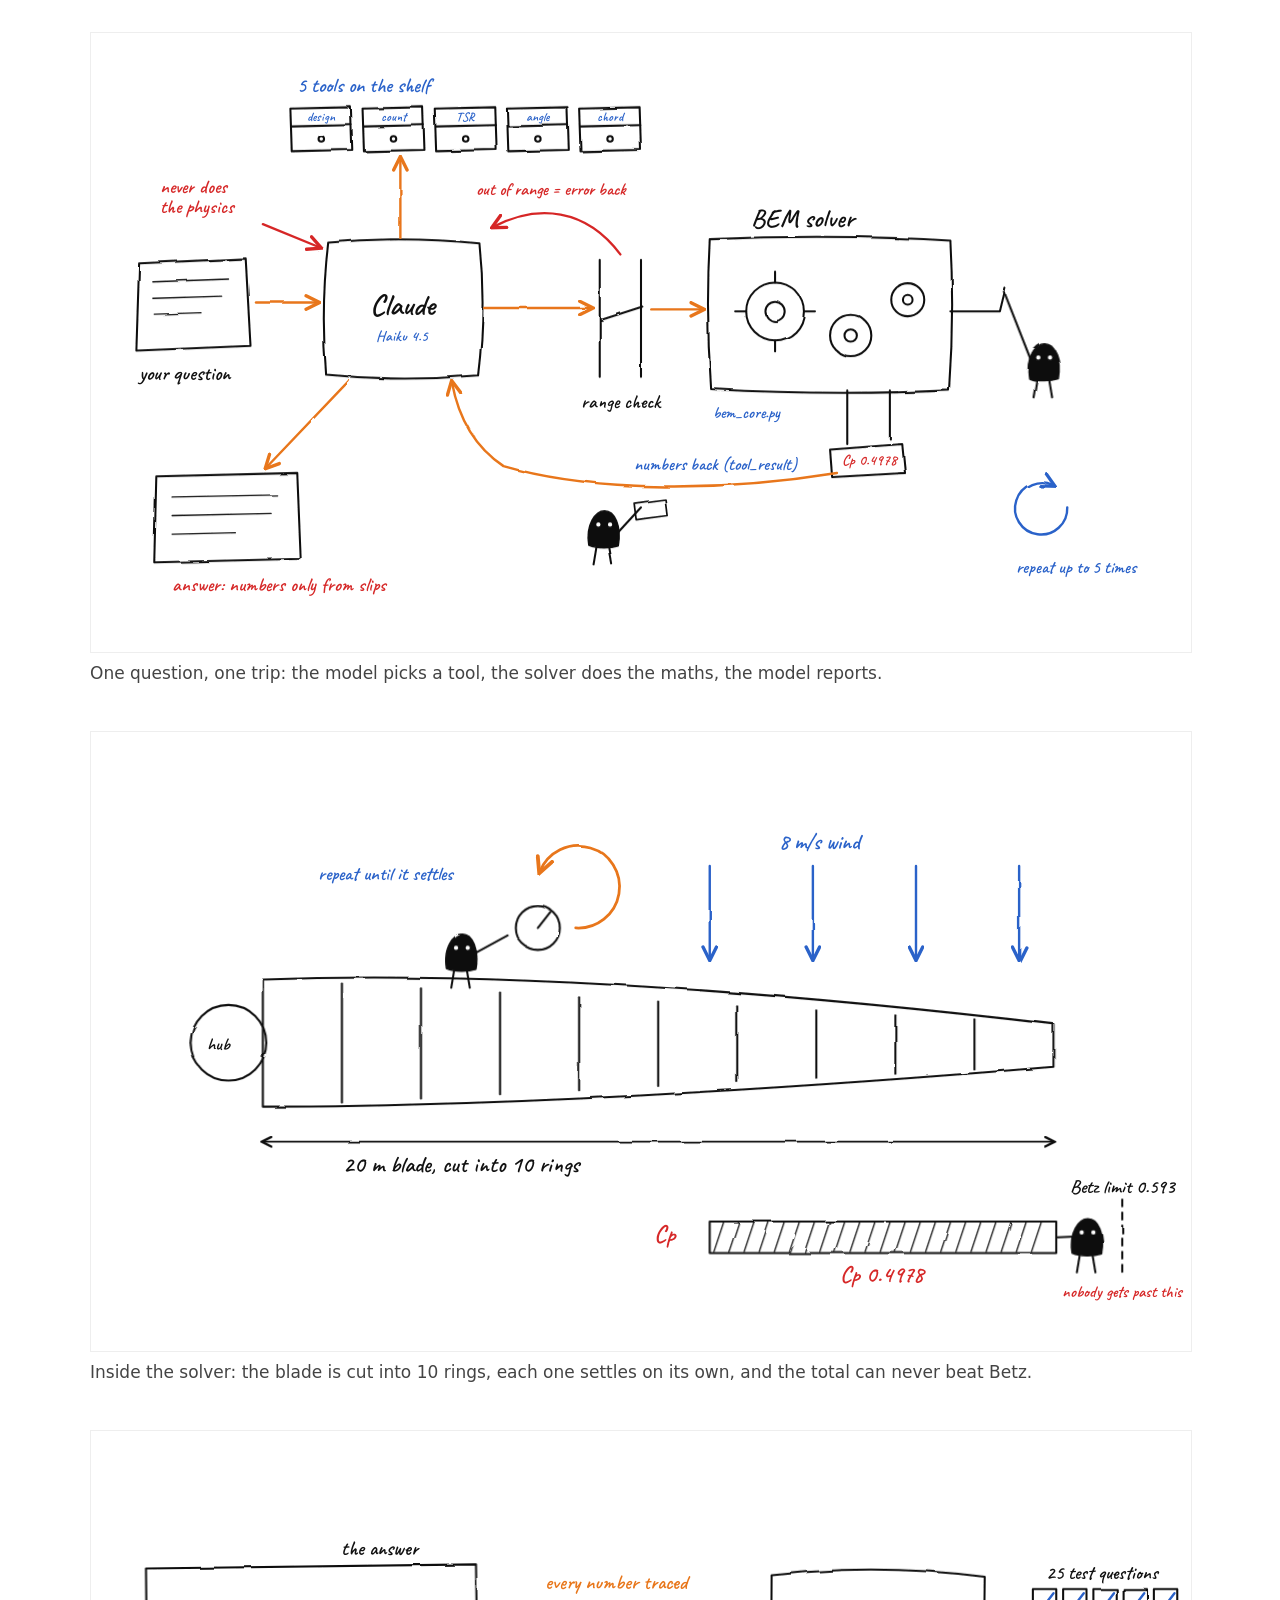
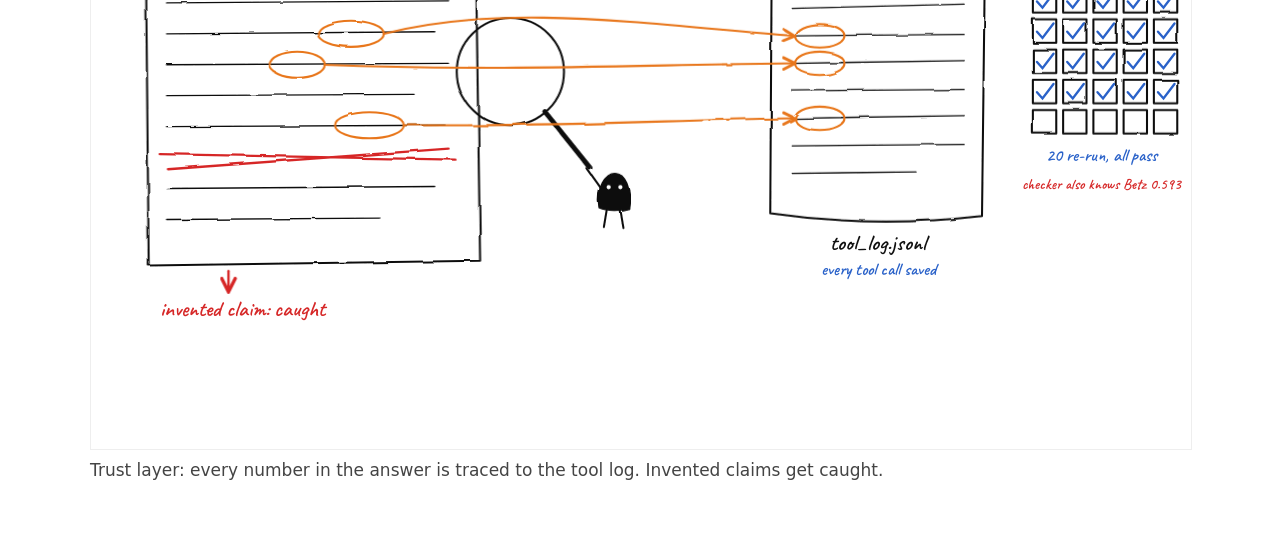
<file: assets/bem-system-illustrations/all.html>
<!doctype html><html lang="en"><head><meta charset="utf-8"><meta name="viewport" content="width=device-width,initial-scale=1"><title>Ask the Blade, drawn</title><style>body{margin:0;background:#fff;color:#111;font-family:system-ui,sans-serif}main{max-width:1100px;margin:0 auto;padding:32px 16px}figure{margin:0 0 48px}svg{width:100%;height:auto;display:block;border:1px solid #eee}figcaption{margin-top:10px;font-size:17px;color:#444}</style></head><body><main><figure><svg xmlns="http://www.w3.org/2000/svg" viewBox="0 0 1600 900" width="1600" height="900"><rect width="1600" height="900" fill="#fff"/><defs>
<style>@import url('https://fonts.googleapis.com/css2?family=Caveat:wght@600&amp;display=swap');
text{font-family:'Caveat','Bradley Hand','Segoe Print',cursive;font-weight:600}</style>
<filter id="wob" x="-5%" y="-5%" width="110%" height="110%"><feTurbulence type="fractalNoise" baseFrequency="0.02" numOctaves="2" seed="4" result="n"/><feDisplacementMap in="SourceGraphic" in2="n" scale="4"/></filter>
<marker id="aO" viewBox="0 0 10 10" refX="8" refY="5" markerWidth="7" markerHeight="7" orient="auto-start-reverse"><path d="M1,1 L9,5 L1,9" fill="none" stroke="#e8761a" stroke-width="2" stroke-linecap="round"/></marker>
<marker id="aR" viewBox="0 0 10 10" refX="8" refY="5" markerWidth="7" markerHeight="7" orient="auto-start-reverse"><path d="M1,1 L9,5 L1,9" fill="none" stroke="#d62828" stroke-width="2" stroke-linecap="round"/></marker>
<marker id="aB" viewBox="0 0 10 10" refX="8" refY="5" markerWidth="7" markerHeight="7" orient="auto-start-reverse"><path d="M1,1 L9,5 L1,9" fill="none" stroke="#2a62c9" stroke-width="2" stroke-linecap="round"/></marker>
<marker id="aK" viewBox="0 0 10 10" refX="8" refY="5" markerWidth="7" markerHeight="7" orient="auto-start-reverse"><path d="M1,1 L9,5 L1,9" fill="none" stroke="#111" stroke-width="2" stroke-linecap="round"/></marker>
<g id="xh"><path d="M-21,0 C-26,-30 -11,-50 2,-50 C17,-50 27,-28 22,1 C10,5 -9,5 -21,0 Z" fill="#111" stroke="#111" stroke-width="2"/>
<circle cx="-7" cy="-30" r="4.6" fill="#fff"/><circle cx="10" cy="-30" r="4.6" fill="#fff"/>
<path d="M-10,4 L-14,28 M9,4 L13,28" stroke="#111" stroke-width="3"/></g>
<g id="drawer"><path d="M0,0 L88,-2 L90,60 L2,62 Z"/><path d="M2,26 L89,24"/><circle cx="45" cy="44" r="4"/></g>
<g id="chk"><path d="M4,16 L12,25 L28,4" fill="none" stroke="#2a62c9" stroke-width="3.5" stroke-linecap="round"/></g>
</defs><g filter="url(#wob)" fill="none" stroke="#111" stroke-width="3" stroke-linecap="round" stroke-linejoin="round">
<path d="M70,335 L225,328 L232,455 L66,462 Z"/><path d="M90,362 L200,358 M90,386 L190,383 M92,409 L160,407" stroke-width="2"/>
<path d="M345,305 Q450,295 565,306 Q575,400 563,498 Q450,508 342,497 Q334,400 345,305 Z"/>
<use href="#drawer" x="290" y="110"/><use href="#drawer" x="395" y="110"/><use href="#drawer" x="500" y="110"/><use href="#drawer" x="605" y="110"/><use href="#drawer" x="710" y="110"/>
<path d="M740,330 L740,500 M800,330 L800,500 M740,418 L802,398"/>
<path d="M900,300 Q1075,292 1250,302 Q1256,410 1248,520 Q1075,528 902,518 Q894,410 900,300 Z"/>
<circle cx="995" cy="405" r="42"/><circle cx="995" cy="405" r="14"/><path d="M995,363 L995,347 M995,447 L995,463 M953,405 L937,405 M1037,405 L1053,405"/>
<circle cx="1105" cy="440" r="30"/><circle cx="1105" cy="440" r="9"/><circle cx="1188" cy="388" r="24"/><circle cx="1188" cy="388" r="7"/>
<path d="M1250,405 L1322,405 L1330,372"/>
<path d="M1100,520 L1100,598 M1162,520 L1162,590"/>
<path d="M1075,606 L1180,598 L1184,640 L1078,646 Z"/>
<path d="M95,645 L300,640 L305,765 L92,770 Z"/><path d="M118,675 L270,672 M118,702 L262,699 M118,729 L210,727" stroke-width="2"/>
<use href="#xh" x="1385" y="502"/><path d="M1368,478 L1328,376"/>
<use href="#xh" x="745" y="745"/><path d="M768,725 L800,690"/><path d="M790,684 L835,678 L838,702 L793,708 Z" stroke-width="2.5"/>
</g>
<g filter="url(#wob)">
<path d="M240,392 L330,392" fill="none" stroke="#e8761a" stroke-width="3.5" stroke-linecap="round" marker-end="url(#aO)"/><path d="M450,298 L450,182" fill="none" stroke="#e8761a" stroke-width="3.5" stroke-linecap="round" marker-end="url(#aO)"/><path d="M572,400 L728,400" fill="none" stroke="#e8761a" stroke-width="3.5" stroke-linecap="round" marker-end="url(#aO)"/><path d="M815,402 L890,402" fill="none" stroke="#e8761a" stroke-width="3.5" stroke-linecap="round" marker-end="url(#aO)"/>
<path d="M1085,640 C900,670 720,665 600,630 Q540,590 525,508" fill="none" stroke="#e8761a" stroke-width="3.5" stroke-linecap="round" marker-end="url(#aO)"/>
<path d="M375,506 L255,632" fill="none" stroke="#e8761a" stroke-width="3.5" stroke-linecap="round" marker-end="url(#aO)"/>
<path d="M770,322 C720,255 650,248 585,282" fill="none" stroke="#d62828" stroke-width="3.5" stroke-linecap="round" marker-end="url(#aR)"/>
<path d="M250,278 L333,312" fill="none" stroke="#d62828" stroke-width="3.5" stroke-linecap="round" marker-end="url(#aR)"/>
<path d="M1420,690 a38,38 0 1,1 -20,-32" fill="none" stroke="#2a62c9" stroke-width="3.5" stroke-linecap="round" marker-end="url(#aB)"/>
</g>
<text x="453" y="410" fill="#111" font-size="44" text-anchor="middle">Claude</text><text x="453" y="448" fill="#2a62c9" font-size="22" text-anchor="middle">Haiku 4.5</text>
<text x="335" y="128" fill="#2a62c9" font-size="19" text-anchor="middle">design</text><text x="440" y="128" fill="#2a62c9" font-size="19" text-anchor="middle">count</text><text x="545" y="128" fill="#2a62c9" font-size="19" text-anchor="middle">TSR</text><text x="650" y="128" fill="#2a62c9" font-size="19" text-anchor="middle">angle</text><text x="755" y="128" fill="#2a62c9" font-size="19" text-anchor="middle">chord</text>
<text x="70" y="505" fill="#111" font-size="30" text-anchor="start">your question</text>
<text x="100" y="232" fill="#d62828" font-size="28" text-anchor="start">never does</text><text x="100" y="262" fill="#d62828" font-size="28" text-anchor="start">the physics</text>
<text x="300" y="86" fill="#2a62c9" font-size="30" text-anchor="start">5 tools on the shelf</text>
<text x="770" y="545" fill="#111" font-size="28" text-anchor="middle">range check</text>
<text x="560" y="236" fill="#d62828" font-size="26" text-anchor="start">out of range = error back</text>
<text x="960" y="282" fill="#111" font-size="38" text-anchor="start">BEM solver</text><text x="905" y="560" fill="#2a62c9" font-size="24" text-anchor="start">bem_core.py</text>
<text x="1092" y="628" fill="#d62828" font-size="22" text-anchor="start">Cp 0.4978</text>
<text x="790" y="635" fill="#2a62c9" font-size="26" text-anchor="start">numbers back (tool_result)</text>
<text x="118" y="812" fill="#d62828" font-size="28" text-anchor="start">answer: numbers only from slips</text>
<text x="1345" y="785" fill="#2a62c9" font-size="26" text-anchor="start">repeat up to 5 times</text>
</svg><figcaption>One question, one trip: the model picks a tool, the solver does the maths, the model reports.</figcaption></figure><figure><svg xmlns="http://www.w3.org/2000/svg" viewBox="0 0 1600 900" width="1600" height="900"><rect width="1600" height="900" fill="#fff"/><defs>
<style>@import url('https://fonts.googleapis.com/css2?family=Caveat:wght@600&amp;display=swap');
text{font-family:'Caveat','Bradley Hand','Segoe Print',cursive;font-weight:600}</style>
<filter id="wob" x="-5%" y="-5%" width="110%" height="110%"><feTurbulence type="fractalNoise" baseFrequency="0.02" numOctaves="2" seed="4" result="n"/><feDisplacementMap in="SourceGraphic" in2="n" scale="4"/></filter>
<marker id="aO" viewBox="0 0 10 10" refX="8" refY="5" markerWidth="7" markerHeight="7" orient="auto-start-reverse"><path d="M1,1 L9,5 L1,9" fill="none" stroke="#e8761a" stroke-width="2" stroke-linecap="round"/></marker>
<marker id="aR" viewBox="0 0 10 10" refX="8" refY="5" markerWidth="7" markerHeight="7" orient="auto-start-reverse"><path d="M1,1 L9,5 L1,9" fill="none" stroke="#d62828" stroke-width="2" stroke-linecap="round"/></marker>
<marker id="aB" viewBox="0 0 10 10" refX="8" refY="5" markerWidth="7" markerHeight="7" orient="auto-start-reverse"><path d="M1,1 L9,5 L1,9" fill="none" stroke="#2a62c9" stroke-width="2" stroke-linecap="round"/></marker>
<marker id="aK" viewBox="0 0 10 10" refX="8" refY="5" markerWidth="7" markerHeight="7" orient="auto-start-reverse"><path d="M1,1 L9,5 L1,9" fill="none" stroke="#111" stroke-width="2" stroke-linecap="round"/></marker>
<g id="xh"><path d="M-21,0 C-26,-30 -11,-50 2,-50 C17,-50 27,-28 22,1 C10,5 -9,5 -21,0 Z" fill="#111" stroke="#111" stroke-width="2"/>
<circle cx="-7" cy="-30" r="4.6" fill="#fff"/><circle cx="10" cy="-30" r="4.6" fill="#fff"/>
<path d="M-10,4 L-14,28 M9,4 L13,28" stroke="#111" stroke-width="3"/></g>
<g id="drawer"><path d="M0,0 L88,-2 L90,60 L2,62 Z"/><path d="M2,26 L89,24"/><circle cx="45" cy="44" r="4"/></g>
<g id="chk"><path d="M4,16 L12,25 L28,4" fill="none" stroke="#2a62c9" stroke-width="3.5" stroke-linecap="round"/></g>
</defs><g filter="url(#wob)" fill="none" stroke="#111" stroke-width="3" stroke-linecap="round" stroke-linejoin="round">
<path d="M250,360 Q700,343 1400,425 L1400,487 Q700,545 250,545 Z"/><path d="M365,366 L365,539"/><path d="M480,373 L480,533"/><path d="M595,379 L595,527"/><path d="M710,386 L710,521"/><path d="M825,392 L825,515"/><path d="M940,399 L940,509"/><path d="M1055,405 L1055,503"/><path d="M1170,412 L1170,497"/><path d="M1285,418 L1285,491"/>
<circle cx="200" cy="452" r="55"/>
<path d="M250,596 L1400,596" marker-start="url(#aK)" marker-end="url(#aK)" stroke-width="2.5"/>
<use href="#xh" x="538" y="344"/><path d="M558,322 L606,296"/>
<circle cx="650" cy="285" r="32"/><path d="M650,285 L668,262" stroke-width="3"/>
<rect x="900" y="712" width="504" height="46"/><path d="M920,714 L906,756" stroke-width="1.8"/><path d="M942,714 L928,756" stroke-width="1.8"/><path d="M964,714 L950,756" stroke-width="1.8"/><path d="M986,714 L972,756" stroke-width="1.8"/><path d="M1008,714 L994,756" stroke-width="1.8"/><path d="M1030,714 L1016,756" stroke-width="1.8"/><path d="M1052,714 L1038,756" stroke-width="1.8"/><path d="M1074,714 L1060,756" stroke-width="1.8"/><path d="M1096,714 L1082,756" stroke-width="1.8"/><path d="M1118,714 L1104,756" stroke-width="1.8"/><path d="M1140,714 L1126,756" stroke-width="1.8"/><path d="M1162,714 L1148,756" stroke-width="1.8"/><path d="M1184,714 L1170,756" stroke-width="1.8"/><path d="M1206,714 L1192,756" stroke-width="1.8"/><path d="M1228,714 L1214,756" stroke-width="1.8"/><path d="M1250,714 L1236,756" stroke-width="1.8"/><path d="M1272,714 L1258,756" stroke-width="1.8"/><path d="M1294,714 L1280,756" stroke-width="1.8"/><path d="M1316,714 L1302,756" stroke-width="1.8"/><path d="M1338,714 L1324,756" stroke-width="1.8"/><path d="M1360,714 L1346,756" stroke-width="1.8"/><path d="M1382,714 L1368,756" stroke-width="1.8"/>
<path d="M1500,680 L1500,790" stroke-dasharray="10 9" stroke-width="3"/>
<use href="#xh" x="1448" y="758"/><path d="M1432,734 L1406,735"/>
</g>
<g filter="url(#wob)"><path d="M900,195 L900,330" fill="none" stroke="#2a62c9" stroke-width="3.5" stroke-linecap="round" marker-end="url(#aB)"/><path d="M1050,195 L1050,330" fill="none" stroke="#2a62c9" stroke-width="3.5" stroke-linecap="round" marker-end="url(#aB)"/><path d="M1200,195 L1200,330" fill="none" stroke="#2a62c9" stroke-width="3.5" stroke-linecap="round" marker-end="url(#aB)"/><path d="M1350,195 L1350,330" fill="none" stroke="#2a62c9" stroke-width="3.5" stroke-linecap="round" marker-end="url(#aB)"/>
<path d="M705,285 a60,60 0 1,0 -52,-82" fill="none" stroke="#e8761a" stroke-width="4" stroke-linecap="round" marker-end="url(#aO)"/>
</g>
<text x="1000" y="170" fill="#2a62c9" font-size="32" text-anchor="start">8 m/s wind</text>
<text x="168" y="462" fill="#111" font-size="26" text-anchor="start">hub</text>
<text x="538" y="640" fill="#111" font-size="34" text-anchor="middle">20 m blade, cut into 10 rings</text>
<text x="330" y="215" fill="#2a62c9" font-size="28" text-anchor="start">repeat until it settles</text>

<text x="850" y="742" fill="#d62828" font-size="36" text-anchor="end">Cp</text><text x="1150" y="800" fill="#d62828" font-size="34" text-anchor="middle">Cp 0.4978</text>
<text x="1500" y="670" fill="#111" font-size="28" text-anchor="middle">Betz limit 0.593</text><text x="1500" y="822" fill="#d62828" font-size="24" text-anchor="middle">nobody gets past this</text>
</svg><figcaption>Inside the solver: the blade is cut into 10 rings, each one settles on its own, and the total can never beat Betz.</figcaption></figure><figure><svg xmlns="http://www.w3.org/2000/svg" viewBox="0 0 1600 900" width="1600" height="900"><rect width="1600" height="900" fill="#fff"/><defs>
<style>@import url('https://fonts.googleapis.com/css2?family=Caveat:wght@600&amp;display=swap');
text{font-family:'Caveat','Bradley Hand','Segoe Print',cursive;font-weight:600}</style>
<filter id="wob" x="-5%" y="-5%" width="110%" height="110%"><feTurbulence type="fractalNoise" baseFrequency="0.02" numOctaves="2" seed="4" result="n"/><feDisplacementMap in="SourceGraphic" in2="n" scale="4"/></filter>
<marker id="aO" viewBox="0 0 10 10" refX="8" refY="5" markerWidth="7" markerHeight="7" orient="auto-start-reverse"><path d="M1,1 L9,5 L1,9" fill="none" stroke="#e8761a" stroke-width="2" stroke-linecap="round"/></marker>
<marker id="aR" viewBox="0 0 10 10" refX="8" refY="5" markerWidth="7" markerHeight="7" orient="auto-start-reverse"><path d="M1,1 L9,5 L1,9" fill="none" stroke="#d62828" stroke-width="2" stroke-linecap="round"/></marker>
<marker id="aB" viewBox="0 0 10 10" refX="8" refY="5" markerWidth="7" markerHeight="7" orient="auto-start-reverse"><path d="M1,1 L9,5 L1,9" fill="none" stroke="#2a62c9" stroke-width="2" stroke-linecap="round"/></marker>
<marker id="aK" viewBox="0 0 10 10" refX="8" refY="5" markerWidth="7" markerHeight="7" orient="auto-start-reverse"><path d="M1,1 L9,5 L1,9" fill="none" stroke="#111" stroke-width="2" stroke-linecap="round"/></marker>
<g id="xh"><path d="M-21,0 C-26,-30 -11,-50 2,-50 C17,-50 27,-28 22,1 C10,5 -9,5 -21,0 Z" fill="#111" stroke="#111" stroke-width="2"/>
<circle cx="-7" cy="-30" r="4.6" fill="#fff"/><circle cx="10" cy="-30" r="4.6" fill="#fff"/>
<path d="M-10,4 L-14,28 M9,4 L13,28" stroke="#111" stroke-width="3"/></g>
<g id="drawer"><path d="M0,0 L88,-2 L90,60 L2,62 Z"/><path d="M2,26 L89,24"/><circle cx="45" cy="44" r="4"/></g>
<g id="chk"><path d="M4,16 L12,25 L28,4" fill="none" stroke="#2a62c9" stroke-width="3.5" stroke-linecap="round"/></g>
</defs><g filter="url(#wob)" fill="none" stroke="#111" stroke-width="3" stroke-linecap="round" stroke-linejoin="round">
<path d="M80,200 L560,194 L566,625 L84,632 Z"/>
<path d="M110,250 L520,247 M110,295 L500,292 M110,340 L520,338 M110,385 L470,383 M110,430 L515,428 M110,520 L500,517 M110,565 L420,563" stroke-width="2"/>
<ellipse cx="378" cy="295" rx="48" ry="19" stroke="#e8761a"/><ellipse cx="300" cy="340" rx="40" ry="19" stroke="#e8761a"/><ellipse cx="405" cy="428" rx="50" ry="19" stroke="#e8761a"/>
<path d="M100,470 L530,478 M112,492 L520,462" stroke="#d62828" stroke-width="3.5"/>
<circle cx="610" cy="350" r="78"/><path d="M660,408 L726,490" stroke-width="7"/>
<use href="#xh" x="760" y="548"/><path d="M742,520 L722,492"/>
<path d="M990,210 Q1140,192 1300,212 L1296,560 Q1140,578 988,556 Z"/>
<path d="M1020,258 L1270,252 M1020,298 L1270,296 M1020,338 L1270,334 M1020,378 L1270,376 M1020,418 L1270,414 M1020,458 L1270,456 M1020,498 L1200,496" stroke-width="2"/>
<ellipse cx="1060" cy="298" rx="36" ry="17" stroke="#e8761a"/><ellipse cx="1060" cy="338" rx="36" ry="17" stroke="#e8761a"/><ellipse cx="1060" cy="418" rx="36" ry="17" stroke="#e8761a"/>
<rect x="1370" y="230" width="34" height="34"/><rect x="1414" y="230" width="34" height="34"/><rect x="1458" y="230" width="34" height="34"/><rect x="1502" y="230" width="34" height="34"/><rect x="1546" y="230" width="34" height="34"/><rect x="1370" y="274" width="34" height="34"/><rect x="1414" y="274" width="34" height="34"/><rect x="1458" y="274" width="34" height="34"/><rect x="1502" y="274" width="34" height="34"/><rect x="1546" y="274" width="34" height="34"/><rect x="1370" y="318" width="34" height="34"/><rect x="1414" y="318" width="34" height="34"/><rect x="1458" y="318" width="34" height="34"/><rect x="1502" y="318" width="34" height="34"/><rect x="1546" y="318" width="34" height="34"/><rect x="1370" y="362" width="34" height="34"/><rect x="1414" y="362" width="34" height="34"/><rect x="1458" y="362" width="34" height="34"/><rect x="1502" y="362" width="34" height="34"/><rect x="1546" y="362" width="34" height="34"/><rect x="1370" y="406" width="34" height="34"/><rect x="1414" y="406" width="34" height="34"/><rect x="1458" y="406" width="34" height="34"/><rect x="1502" y="406" width="34" height="34"/><rect x="1546" y="406" width="34" height="34"/>
</g>
<g filter="url(#wob)">
<path d="M426,295 C600,250 800,280 1022,298" fill="none" stroke="#e8761a" stroke-width="3" stroke-linecap="round" marker-end="url(#aO)"/><path d="M340,340 C600,350 800,340 1022,338" fill="none" stroke="#e8761a" stroke-width="3" stroke-linecap="round" marker-end="url(#aO)"/><path d="M455,428 C700,430 850,420 1022,418" fill="none" stroke="#e8761a" stroke-width="3" stroke-linecap="round" marker-end="url(#aO)"/>
<path d="M200,640 L200,668" fill="none" stroke="#d62828" stroke-width="3.5" stroke-linecap="round" marker-end="url(#aR)"/>
</g>
<use href="#chk" x="1372" y="232"/><use href="#chk" x="1416" y="232"/><use href="#chk" x="1460" y="232"/><use href="#chk" x="1504" y="232"/><use href="#chk" x="1548" y="232"/><use href="#chk" x="1372" y="276"/><use href="#chk" x="1416" y="276"/><use href="#chk" x="1460" y="276"/><use href="#chk" x="1504" y="276"/><use href="#chk" x="1548" y="276"/><use href="#chk" x="1372" y="320"/><use href="#chk" x="1416" y="320"/><use href="#chk" x="1460" y="320"/><use href="#chk" x="1504" y="320"/><use href="#chk" x="1548" y="320"/><use href="#chk" x="1372" y="364"/><use href="#chk" x="1416" y="364"/><use href="#chk" x="1460" y="364"/><use href="#chk" x="1504" y="364"/><use href="#chk" x="1548" y="364"/>
<text x="100" y="705" fill="#d62828" font-size="32" text-anchor="start">invented claim: caught</text>
<text x="420" y="180" fill="#111" font-size="30" text-anchor="middle">the answer</text>
<text x="1145" y="610" fill="#111" font-size="32" text-anchor="middle">tool_log.jsonl</text><text x="1145" y="646" fill="#2a62c9" font-size="26" text-anchor="middle">every tool call saved</text>
<text x="660" y="230" fill="#e8761a" font-size="30" text-anchor="start">every number traced</text>
<text x="1320" y="220" fill="#111" font-size="1" text-anchor="start"></text><text x="1470" y="215" fill="#111" font-size="28" text-anchor="middle">25 test questions</text>
<text x="1470" y="480" fill="#2a62c9" font-size="26" text-anchor="middle">20 re-run, all pass</text>
<text x="1470" y="520" fill="#d62828" font-size="22" text-anchor="middle">checker also knows Betz 0.593</text>
</svg><figcaption>Trust layer: every number in the answer is traced to the tool log. Invented claims get caught.</figcaption></figure></main></body></html>
</file>
